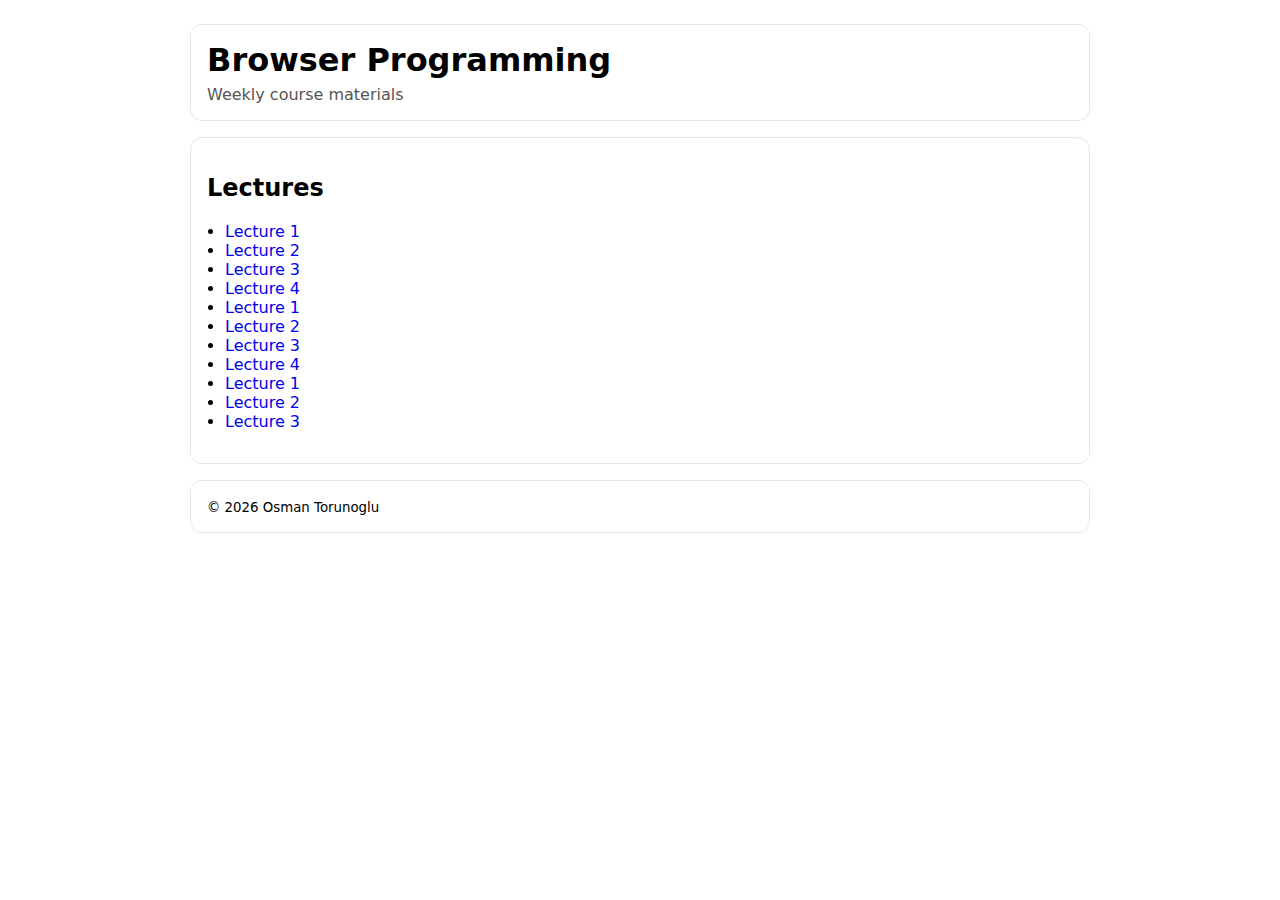
<file: index.html>
<!doctype html>
<html lang="en">
<head>
  <meta charset="utf-8" />
  <meta name="viewport" content="width=device-width, initial-scale=1" />
  <title>Browser Programming — Weekly Materials</title>
  <style>
    body { margin: 0; font-family: system-ui, -apple-system, Segoe UI, Roboto, Arial, sans-serif; }
    .container { max-width: 900px; margin: 0 auto; padding: 24px; }
    header, main, footer { border: 1px solid #e6e6e6; border-radius: 12px; padding: 16px; margin-bottom: 16px; }
    ul { padding-left: 18px; }
    a { text-decoration: none; }
    a:hover { text-decoration: underline; }
  </style>
</head>
<body>
  <div class="container">
    <header>
      <h1 style="margin:0;">Browser Programming</h1>
      <p style="margin:6px 0 0; color:#555;">Weekly course materials</p>
    </header>

    <main>
      <h2>Lectures</h2>
      <ul>
        <li><a href="./lecture-01-GitHub-basics/">Lecture 1</a></li>
        <li><a href="./lecture-02-semantic-html/">Lecture 2</a></li>
        <li><a href="./lecture-03-css-basics/">Lecture 3</a></li>
        <li><a href="./lecture-04-responsive/">Lecture 4</a></li>
        <li><a href="./lecture-05-dom-data/">Lecture 1</a></li>
        <li><a href="./lecture-06-async-js/">Lecture 2</a></li>
        <li><a href="./lecture-07-data-formats-api/">Lecture 3</a></li>
        <li><a href="./lecture-08-UI-frameworks/">Lecture 4</a></li>
        <li><a href="./lecture-09-backend-basics/">Lecture 1</a></li>
        <li><a href="./lecture-10-multilayer-web/">Lecture 2</a></li>
        <li><a href="./semester-project/">Lecture 3</a></li>
        <!-- Add more weeks as you create them -->
      </ul>
    </main>

    <footer>
      <small>&copy; <span id="year"></span> Osman Torunoglu</small>
    </footer>
  </div>

  <script>
    document.getElementById("year").textContent = new Date().getFullYear();
  </script>
</body>
</html>
</file>
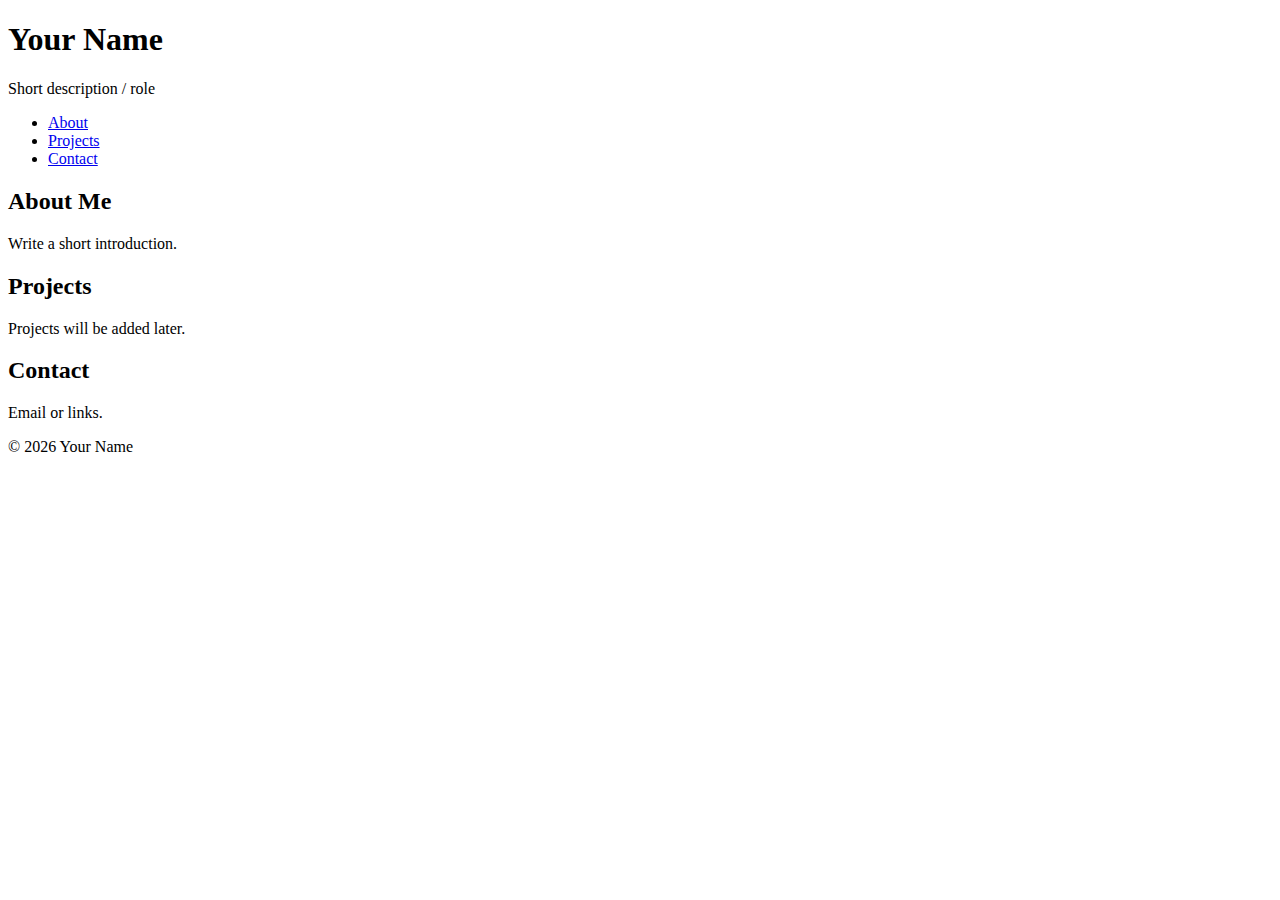
<file: lecture-02-semantic-html/index.html>
<!DOCTYPE html>
<html lang="en">
<head>
  <meta charset="UTF-8" />
  <title>My Portfolio</title>
</head>
<body>

  <header>
    <h1>Your Name</h1>
    <p>Short description / role</p>
  </header>

  <nav>
    <ul>
      <li><a href="#about">About</a></li>
      <li><a href="#projects">Projects</a></li>
      <li><a href="#contact">Contact</a></li>
    </ul>
  </nav>

  <main id="main">
    <section id="about">
      <h2>About Me</h2>
      <p>Write a short introduction.</p>
    </section>

    <section id="projects">
      <h2>Projects</h2>
      <p>Projects will be added later.</p>
    </section>

    <section id="contact">
      <h2>Contact</h2>
      <p>Email or links.</p>
    </section>
  </main>

  <footer>
    <p>© 2026 Your Name</p>
  </footer>

</body>
</html>
</file>
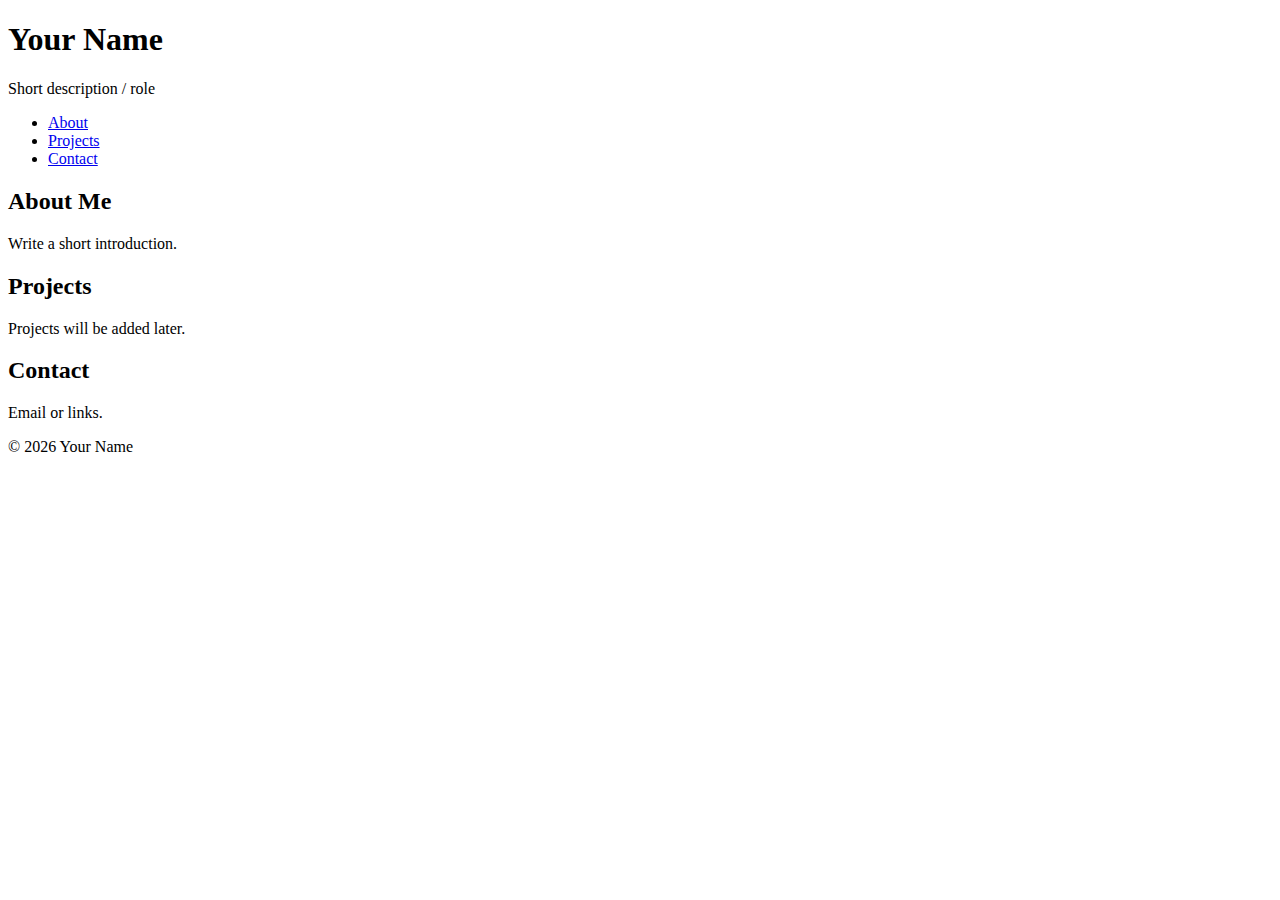
<file: lecture-03-css-basics/index.html>
<!DOCTYPE html>
<html lang="en">
<head>
  <meta charset="UTF-8" />
  <title>My Portfolio</title>
</head>
<body>

  <header>
    <h1>Your Name</h1>
    <p>Short description / role</p>
  </header>

  <nav>
    <ul>
      <li><a href="#about">About</a></li>
      <li><a href="#projects">Projects</a></li>
      <li><a href="#contact">Contact</a></li>
    </ul>
  </nav>

  <main id="main">
    <section id="about">
      <h2>About Me</h2>
      <p>Write a short introduction.</p>
    </section>

    <section id="projects">
      <h2>Projects</h2>
      <p>Projects will be added later.</p>
    </section>

    <section id="contact">
      <h2>Contact</h2>
      <p>Email or links.</p>
    </section>
  </main>

  <footer>
    <p>© 2026 Your Name</p>
  </footer>

</body>
</html>
</file>
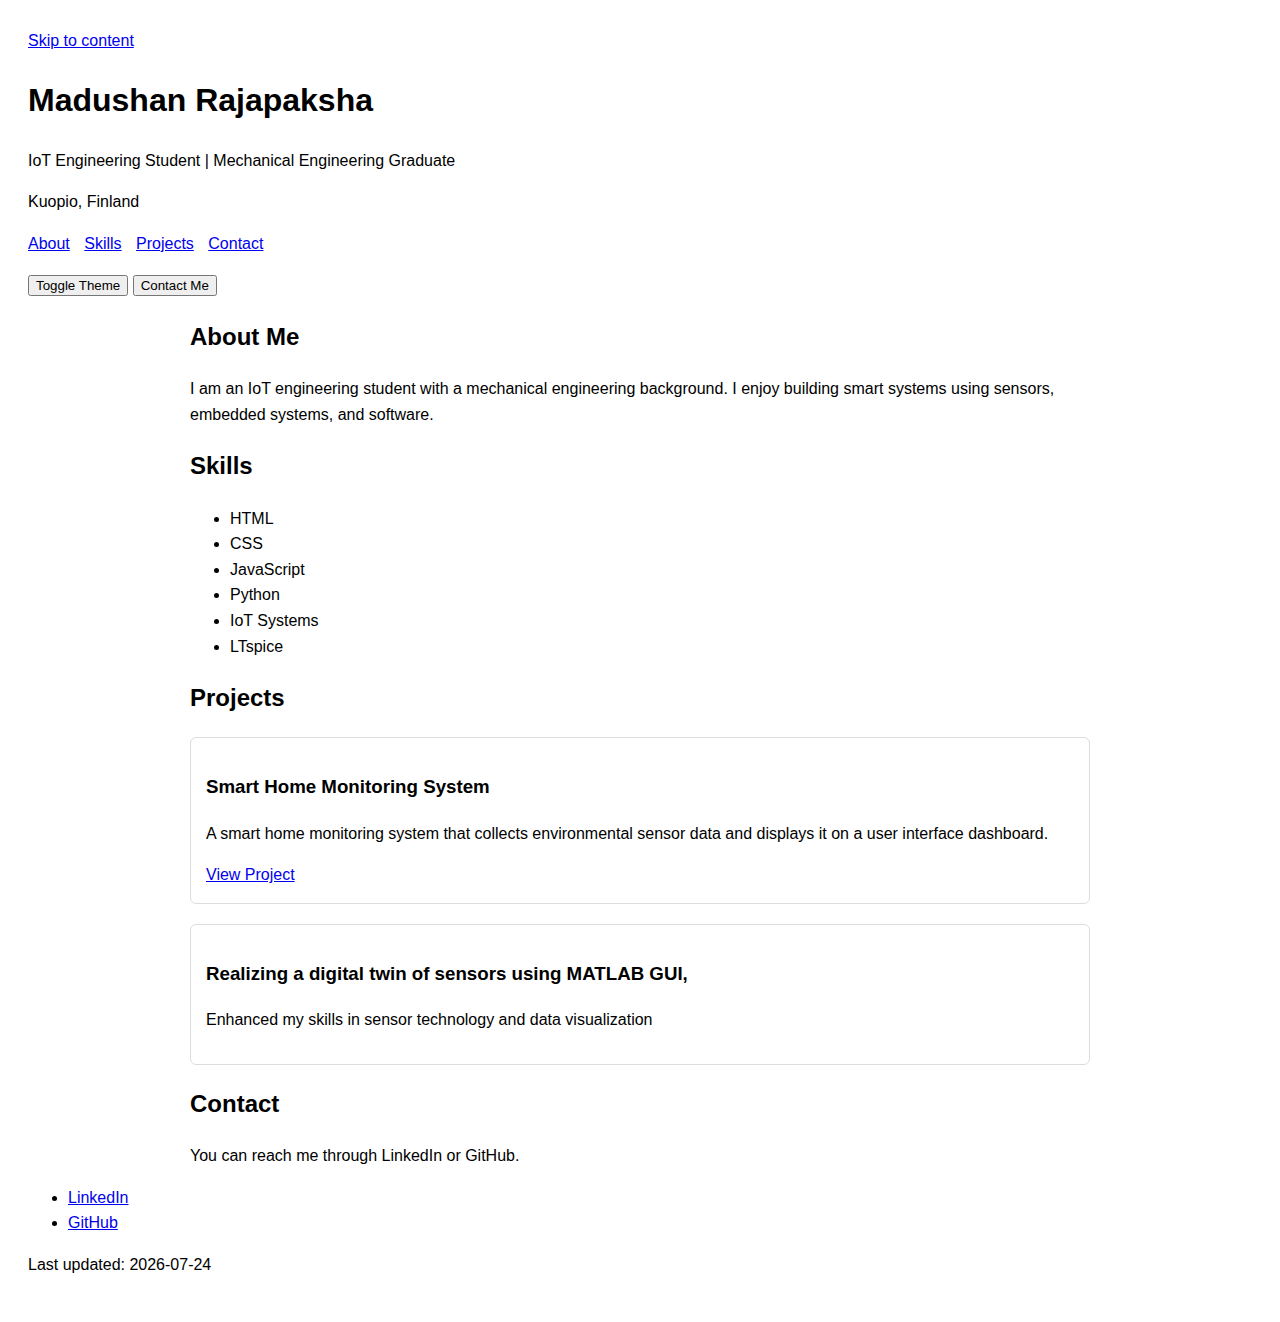
<file: lecture-04-responsive/index.html>
<!DOCTYPE html>
<html lang="en">
<head>
<meta charset="UTF-8">
<title>My Portfolio</title>
<link rel="stylesheet" href="style.css">
</head>

<body>

<a href="#main">Skip to content</a>

<header>
<h1>Madushan Rajapaksha</h1>
<p>IoT Engineering Student | Mechanical Engineering Graduate</p>
<p>Kuopio, Finland</p>
</header>

<nav>
<ul>
<li><a href="#about">About</a></li>
<li><a href="#skills">Skills</a></li>
<li><a href="#projects">Projects</a></li>
<li><a href="#contact">Contact</a></li>
</ul>
</nav>

<button id="themeBtn">Toggle Theme</button>
<button id="contactBtn">Contact Me</button>

<main id="main">

<section id="about">
<h2>About Me</h2>
<p>
I am an IoT engineering student with a mechanical engineering background.
I enjoy building smart systems using sensors, embedded systems, and software.
</p>
</section>

<!-- SKILLS SECTION -->
<section id="skills">
<h2>Skills</h2>

<ul class="skills-list">
<li>HTML</li>
<li>CSS</li>
<li>JavaScript</li>
<li>Python</li>
<li>IoT Systems</li>
<li>LTspice</li>
</ul>

</section>


<!-- PROJECTS SECTION -->
<section id="projects">

<h2>Projects</h2>

<article class="card">

<h3>Smart Home Monitoring System</h3>

<p>
A smart home monitoring system that collects environmental sensor data
and displays it on a user interface dashboard.
</p>

<a href="https://github.com/RVMR18/smart-home-controller" target="_blank">
View Project
</a>

</article>


<article class="card">

<h3>Realizing a digital twin of sensors using MATLAB GUI,</h3>

<p>
Enhanced my skills in sensor technology and data visualization 
</p>



</article>

</section>


<section id="contact">
<h2>Contact</h2>
<p>You can reach me through LinkedIn or GitHub.</p>
</section>

</main>

<footer>

<ul>
<li>
<a href="https://www.linkedin.com/in/madushan-rajapaksha-164563151/" target="_blank">LinkedIn</a>
</li>

<li>
<a href="https://github.com/RVMR18" target="_blank">GitHub</a>
</li>
</ul>

<p id="lastUpdated"></p>

</footer>

<script src="script.js"></script>

</body>
</html>
</file>
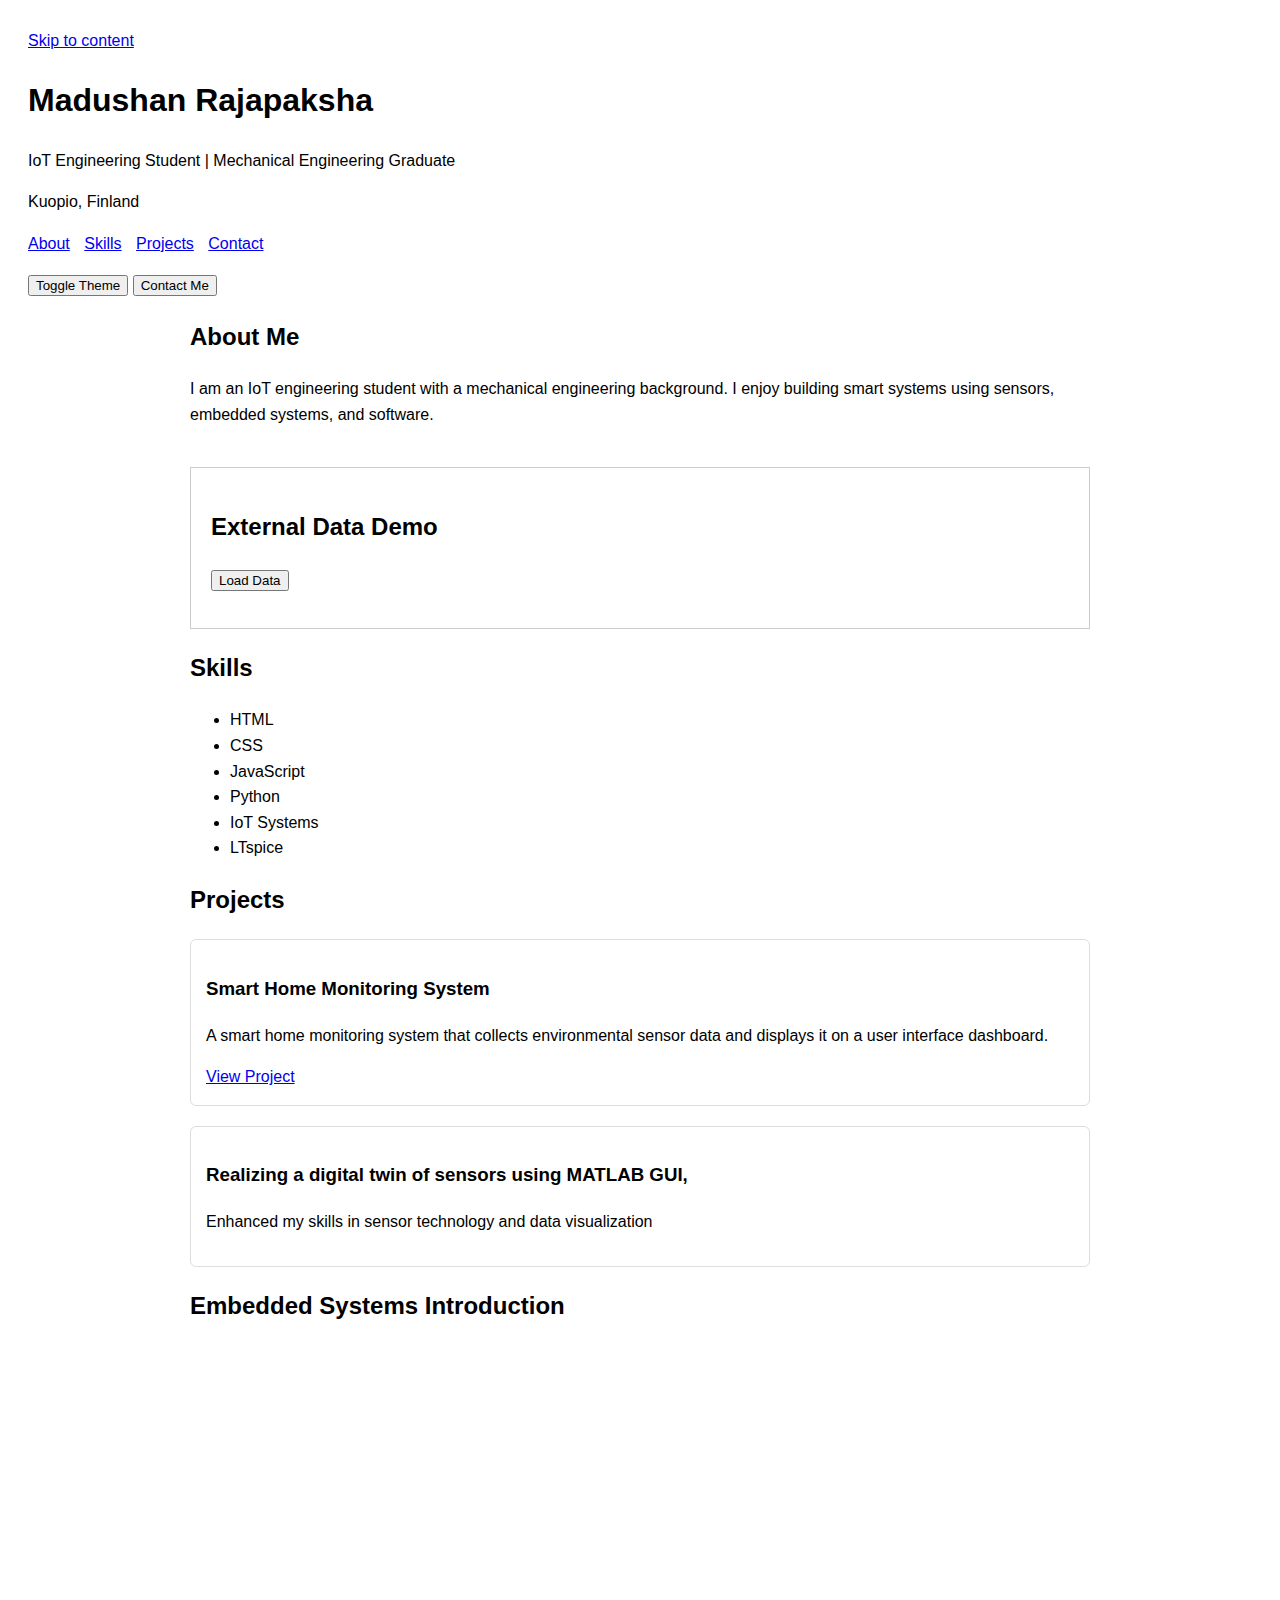
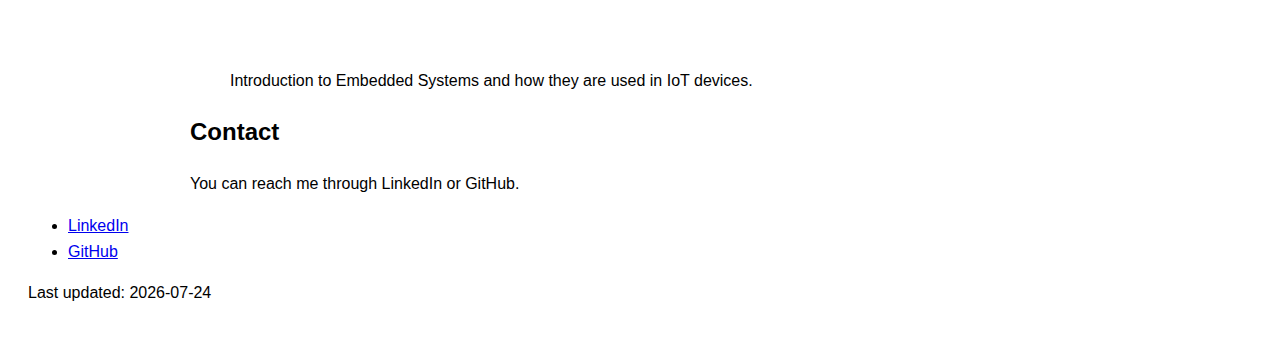
<file: lecture-06-async-js/index.html>
<!DOCTYPE html>
<html lang="en">
<head>
<meta charset="UTF-8">
<title>My Portfolio</title>
<link rel="stylesheet" href="style.css">
</head>

<body>

<a href="#main">Skip to content</a>

<header>
<h1>Madushan Rajapaksha</h1>
<p>IoT Engineering Student | Mechanical Engineering Graduate</p>
<p>Kuopio, Finland</p>
</header>

<nav>
<ul>
<li><a href="#about">About</a></li>
<li><a href="#skills">Skills</a></li>
<li><a href="#projects">Projects</a></li>
<li><a href="#contact">Contact</a></li>
</ul>
</nav>

<button id="themeBtn">Toggle Theme</button>
<button id="contactBtn">Contact Me</button>

<main id="main">

<section id="about">
<h2>About Me</h2>
<p>
I am an IoT engineering student with a mechanical engineering background.
I enjoy building smart systems using sensors, embedded systems, and software.
</p>
</section>

<section id="external-data">
<h2>External Data Demo</h2>

<button id="loadDataBtn">Load Data</button>

<p id="dataStatus"></p>

<ul id="userData"></ul>

</section>

<!-- SKILLS SECTION -->
<section id="skills">
<h2>Skills</h2>

<ul class="skills-list">
<li>HTML</li>
<li>CSS</li>
<li>JavaScript</li>
<li>Python</li>
<li>IoT Systems</li>
<li>LTspice</li>
</ul>

</section>


<!-- PROJECTS SECTION -->
<section id="projects">

<h2>Projects</h2>

<article class="card">

<h3>Smart Home Monitoring System</h3>

<p>
A smart home monitoring system that collects environmental sensor data
and displays it on a user interface dashboard.
</p>

<a href="https://github.com/RVMR18/smart-home-controller" target="_blank">
View Project
</a>

</article>


<article class="card">

<h3>Realizing a digital twin of sensors using MATLAB GUI,</h3>

<p>
Enhanced my skills in sensor technology and data visualization 
</p>



</article>

<section id="embedded-video">

<h2>Embedded Systems Introduction</h2>

<figure>

<iframe 
width="560" 
height="315" 
src="https://www.youtube.com/embed/QfgBTVno6Zg" 
title="Embedded Systems Basics"
allowfullscreen>
</iframe>

<figcaption>
Introduction to Embedded Systems and how they are used in IoT devices.
</figcaption>

</figure>

</section>

</section>


<section id="contact">
<h2>Contact</h2>
<p>You can reach me through LinkedIn or GitHub.</p>
</section>

</main>


<footer>

<ul>
<li>
<a href="https://www.linkedin.com/in/madushan-rajapaksha-164563151/" target="_blank">LinkedIn</a>
</li>

<li>
<a href="https://github.com/RVMR18" target="_blank">GitHub</a>
</li>
</ul>

<p id="lastUpdated"></p>

</footer>

<script src="script.js"></script>

</body>
</html>
</file>
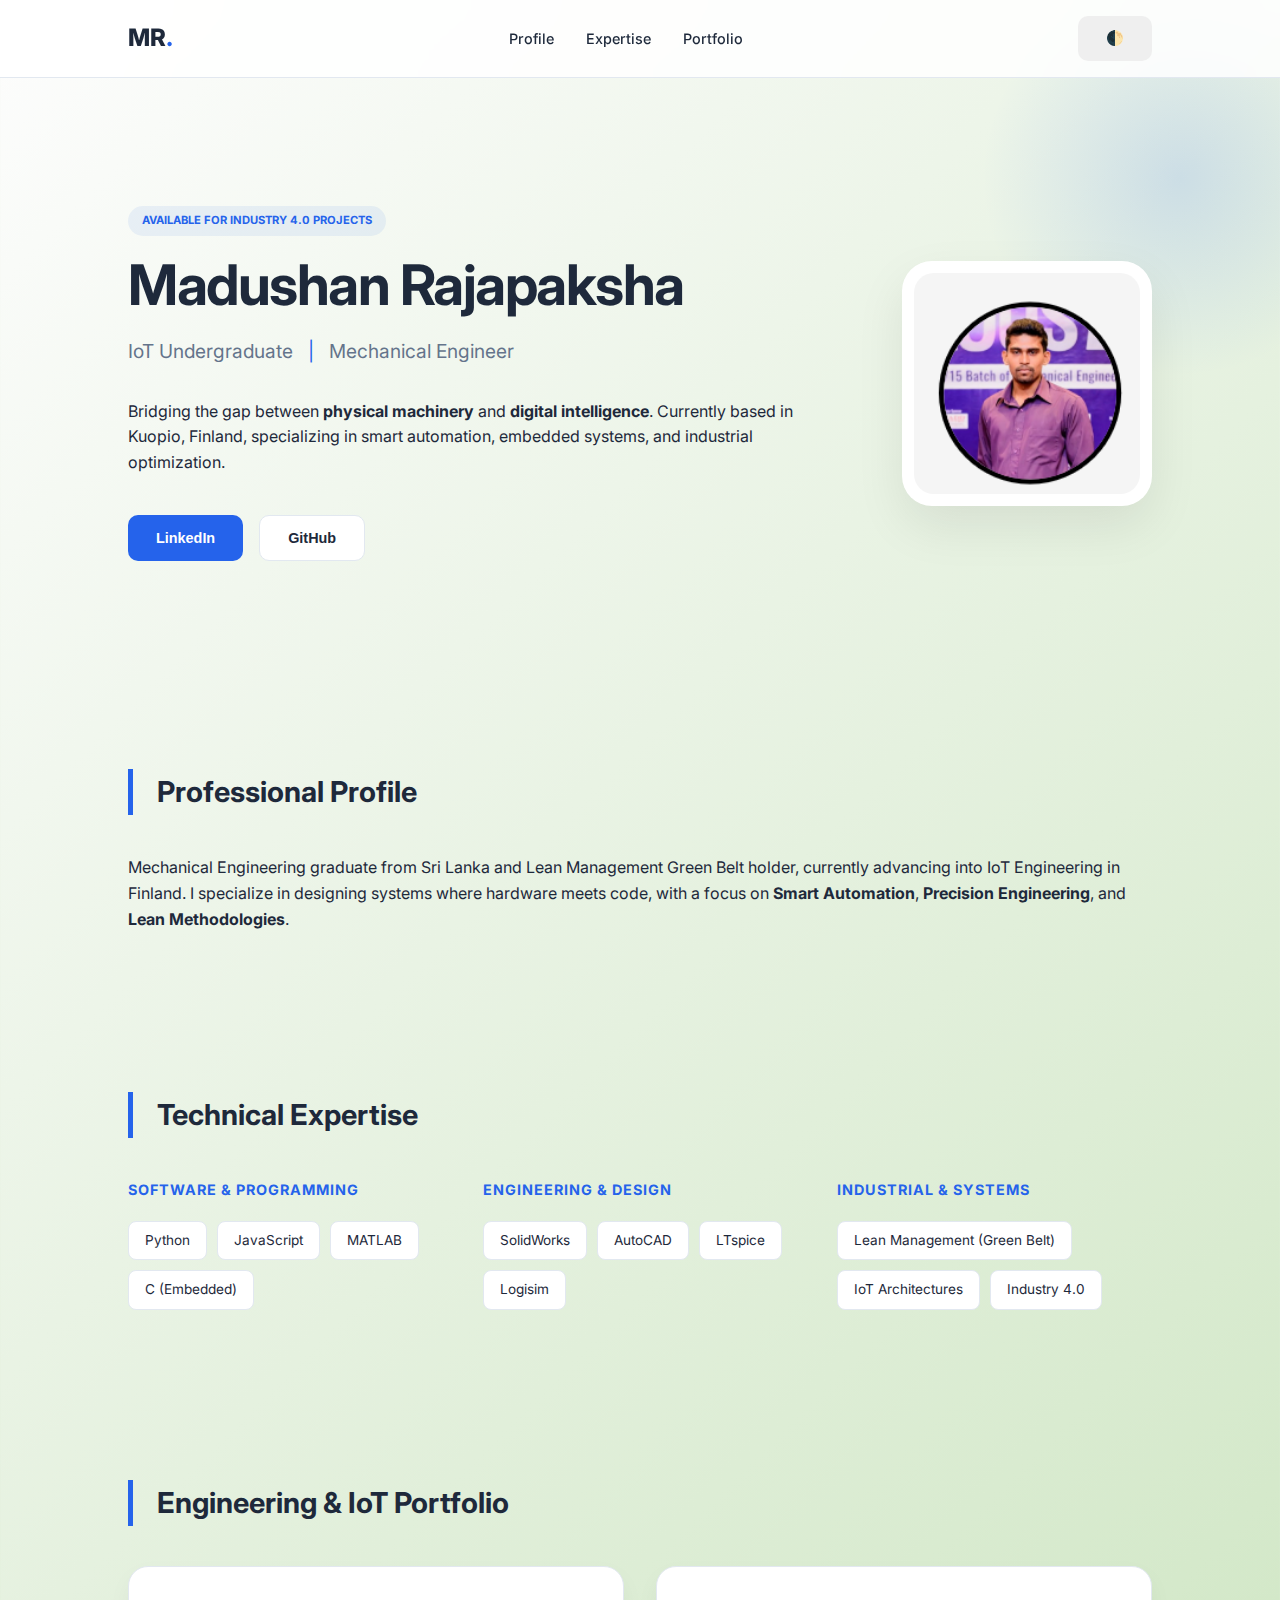
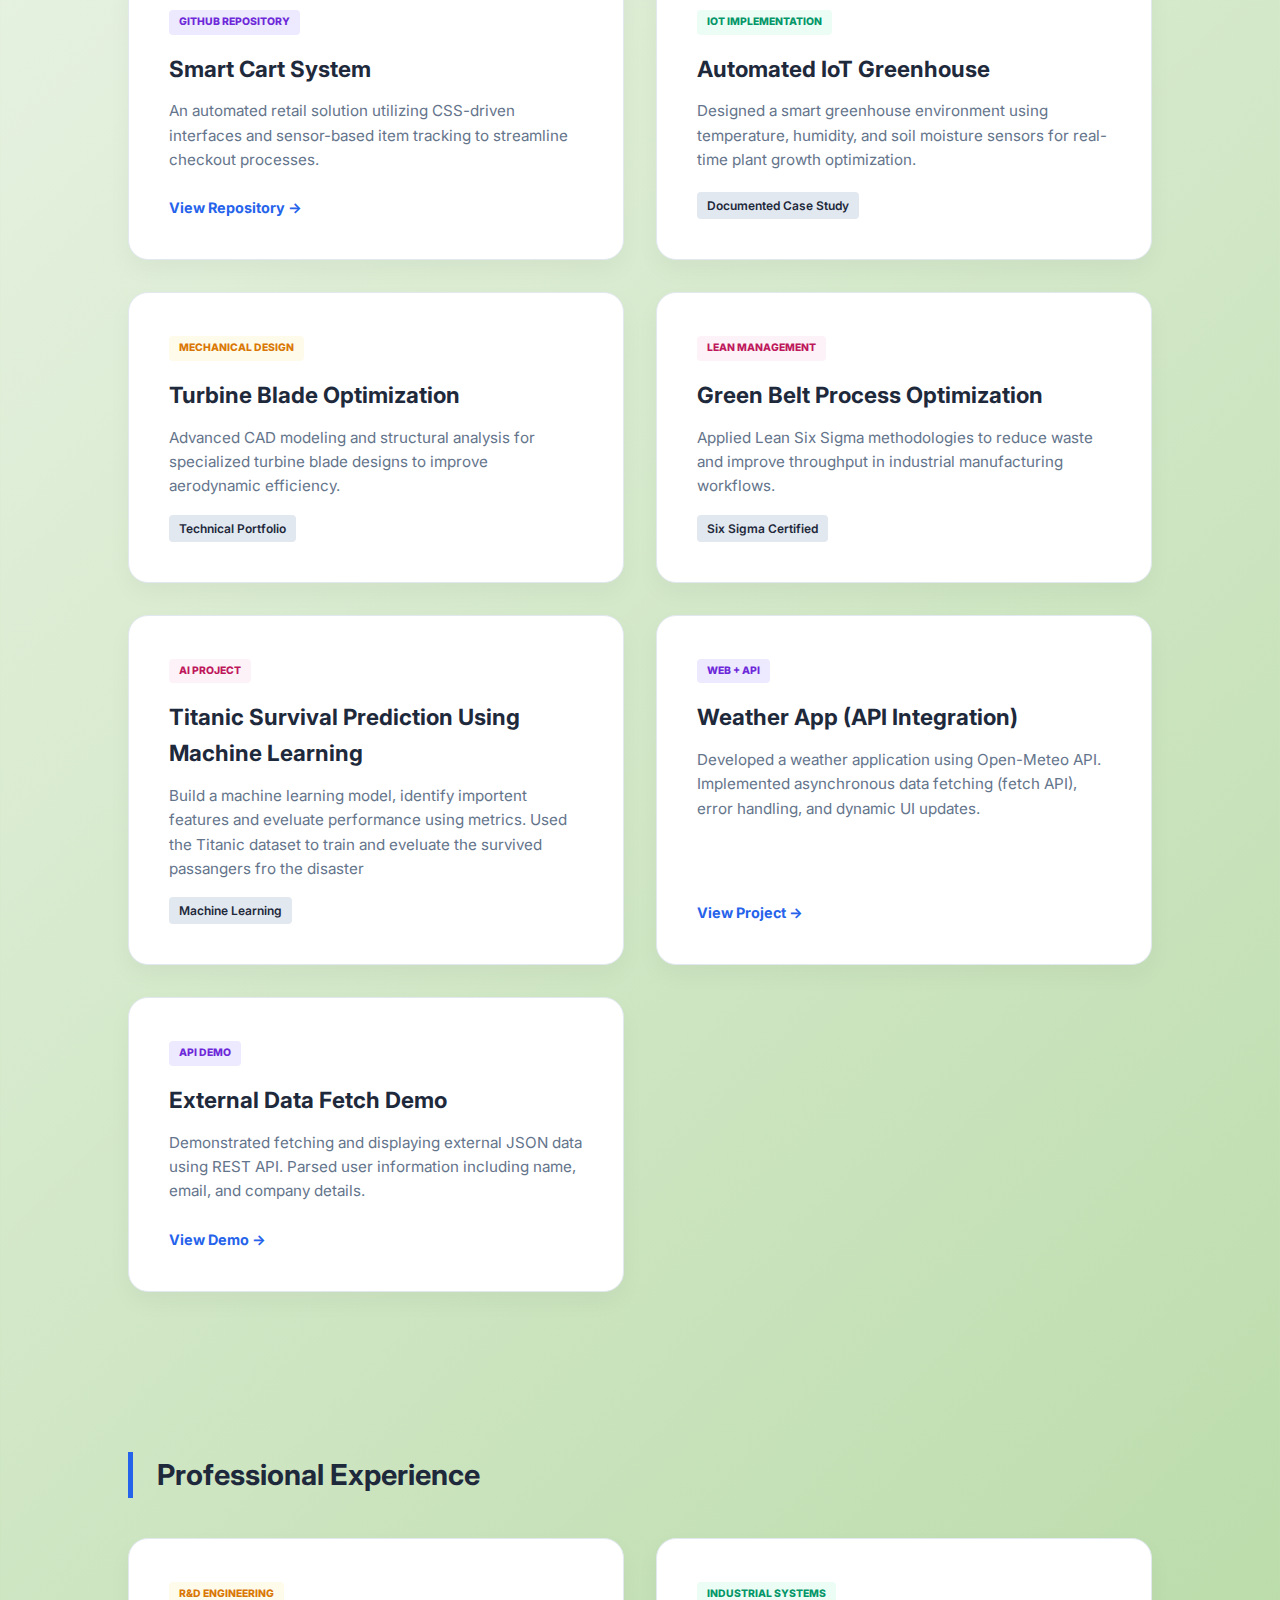
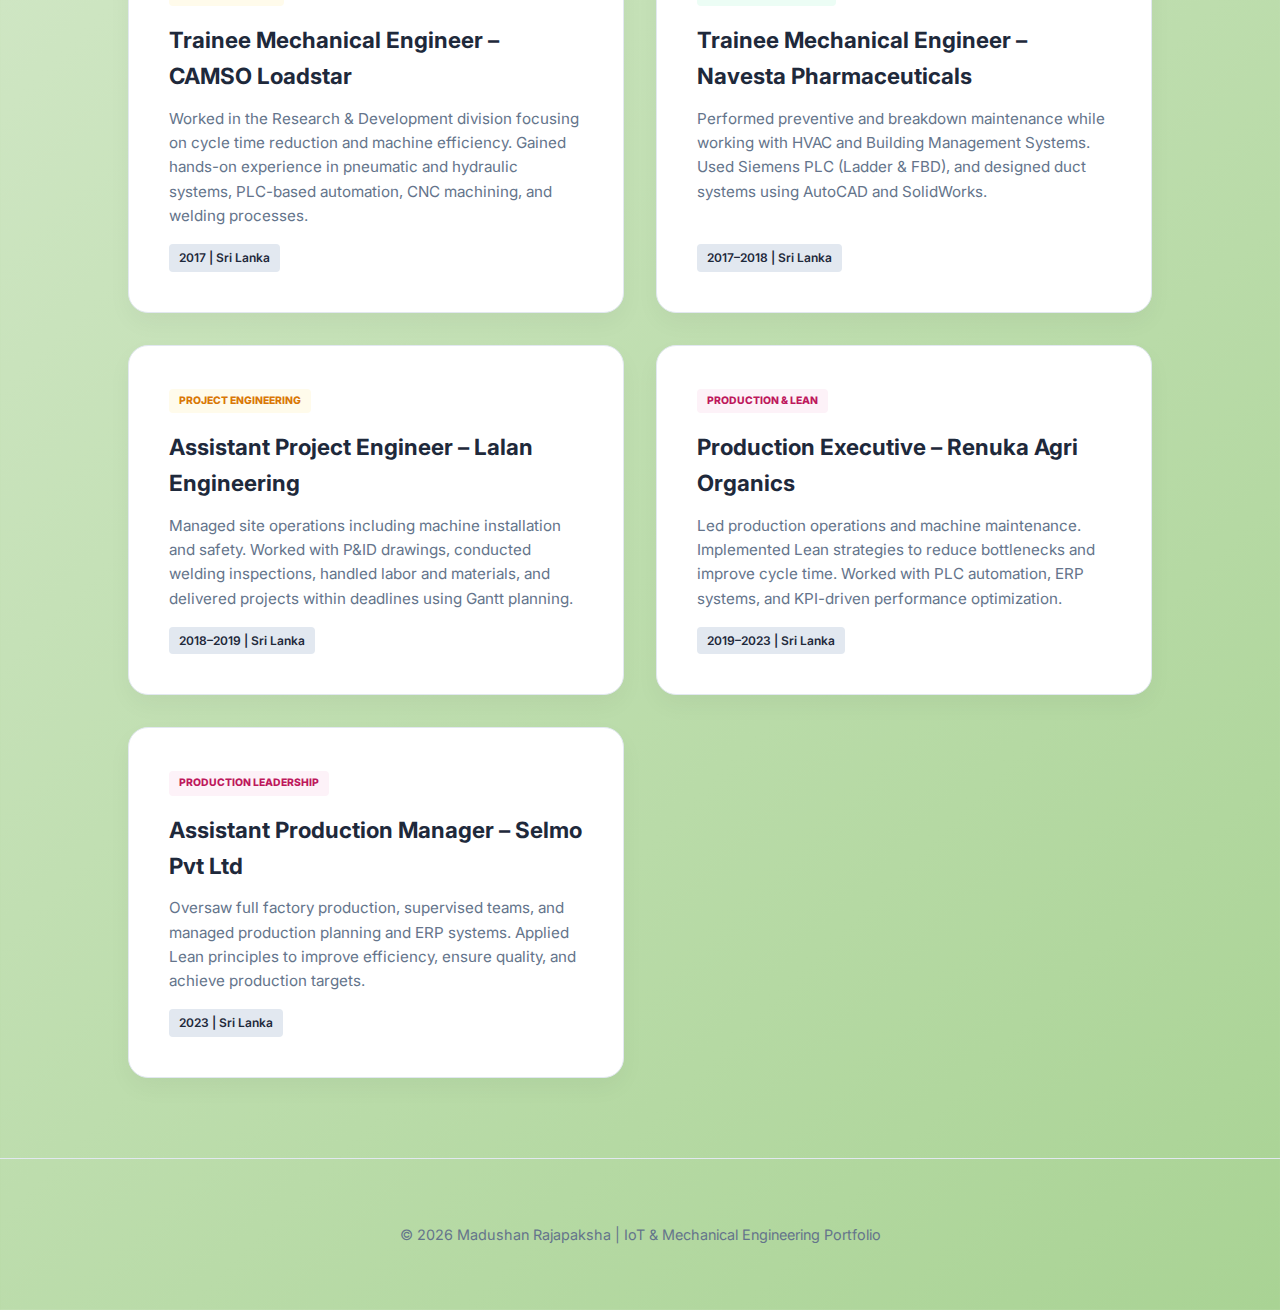
<file: lecture-08-UI-frameworks/index.html>
<!DOCTYPE html>
<html lang="en">
<head>
    <meta charset="UTF-8">
    <meta name="viewport" content="width=device-width, initial-scale=1.0">
    <title>Madushan Rajapaksha | IoT & Mechanical Engineer</title>
    <link rel="stylesheet" href="style.css">
    <link href="https://fonts.googleapis.com/css2?family=Inter:wght@300;400;600;800&display=swap" rel="stylesheet">
</head>
<body>

<nav class="navbar">
    <h2 class="logo">MR<span>.</span></h2>
    <ul>
        <li><a href="#profile">Profile</a></li>
        <li><a href="#expertise">Expertise</a></li>
        <li><a href="#portfolio">Portfolio</a></li>
    </ul>
    <button id="themeBtn" aria-label="Toggle Dark Mode">🌓</button>
</nav>

<header class="hero">
    <article class="hero-content">
        <mark class="badge">Available for Industry 4.0 Projects</mark>
        <h1>Madushan Rajapaksha</h1>
        <h3>IoT Undergraduate <span class="divider">|</span> Mechanical Engineer</h3>
        <p>
            Bridging the gap between <strong>physical machinery</strong> and <strong>digital intelligence</strong>. 
            Currently based in Kuopio, Finland, specializing in smart automation, embedded systems, and industrial optimization.
        </p>

        <nav class="cta-group">
            <button class="btn-primary" onclick="openLinkedIn()">LinkedIn</button>
            <button class="btn-secondary" onclick="openGitHub()">GitHub</button>
            
        </nav>
    </article>

    <figure class="hero-figure">
        <img src="profile.png" alt="Madushan Rajapaksha Professional Portrait">
    </figure>
</header>

<main>
    <section id="profile" class="content-section">
        <header class="section-title">
            <h2>Professional Profile</h2>
        </header>
        <p>
            Mechanical Engineering graduate from Sri Lanka and Lean Management Green Belt holder, currently advancing into IoT Engineering in Finland. 
            I specialize in designing systems where hardware meets code, with a focus on <strong>Smart Automation</strong>, <strong>Precision Engineering</strong>, and <strong>Lean Methodologies</strong>.
        </p>
    </section>

    <section id="expertise" class="content-section">
        <header class="section-title">
            <h2>Technical Expertise</h2>
        </header>
        <ul class="skills-list">
            <li class="skill-category">
                <h4>Software & Programming</h4>
                <p class="tags">
                    <span>Python</span> <span>JavaScript</span> <span>MATLAB</span> <span>C (Embedded)</span>
                </p>
            </li>
            <li class="skill-category">
                <h4>Engineering & Design</h4>
                <p class="tags">
                    <span>SolidWorks</span> <span>AutoCAD</span> <span>LTspice</span> <span>Logisim</span>
                </p>
            </li>
            <li class="skill-category">
                <h4>Industrial & Systems</h4>
                <p class="tags">
                    <span>Lean Management (Green Belt)</span> <span>IoT Architectures</span> <span>Industry 4.0</span>
                </p>
            </li>
        </ul>
    </section>

    <section id="portfolio" class="content-section">
        <header class="section-title">
            <h2>Engineering & IoT Portfolio</h2>
        </header>
        <div class="project-container">
            <article class="project-card">
                <header>
                    <span class="type-tag code">GitHub Repository</span>
                    <h3>Smart Cart System</h3>
                </header>
                <p>An automated retail solution utilizing CSS-driven interfaces and sensor-based item tracking to streamline checkout processes.</p>
                <a href="https://github.com/RVMR18/Smart-Cart-Project" target="_blank" class="project-link">View Repository →</a>
            </article>

            <article class="project-card">
                <header>
                    <span class="type-tag hardware">IoT Implementation</span>
                    <h3>Automated IoT Greenhouse</h3>
                </header>
                <p>Designed a smart greenhouse environment using temperature, humidity, and soil moisture sensors for real-time plant growth optimization.</p>
                <aside class="status-tag">Documented Case Study</aside>
            </article>

            <article class="project-card">
                <header>
                    <span class="type-tag mechanical">Mechanical Design</span>
                    <h3>Turbine Blade Optimization</h3>
                </header>
                <p>Advanced CAD modeling and structural analysis for specialized turbine blade designs to improve aerodynamic efficiency.</p>
                <aside class="status-tag">Technical Portfolio</aside>
            </article>

            <article class="project-card">
                <header>
                    <span class="type-tag lean">Lean Management</span>
                    <h3>Green Belt Process Optimization</h3>
                </header>
                <p>Applied Lean Six Sigma methodologies to reduce waste and improve throughput in industrial manufacturing workflows.</p>
                <aside class="status-tag">Six Sigma Certified</aside>
            </article>

            <article class="project-card">
                <header>
                    <span class="type-tag lean">AI Project</span>
                    <h3>Titanic Survival Prediction Using Machine Learning</h3>
                </header>
                <p>Build a machine learning model, identify importent features and eveluate performance using metrics. Used the Titanic dataset to train and eveluate the survived passangers fro the disaster</p>
                <aside class="status-tag">Machine Learning</aside>
            </article>

            <article class="project-card">
    <header>
        <span class="type-tag code">Web + API</span>
        <h3>Weather App (API Integration)</h3>
    </header>
    <p>
        Developed a weather application using Open-Meteo API. 
        Implemented asynchronous data fetching (fetch API), error handling, and dynamic UI updates.
    </p>
    <a href="weather.html" class="project-link">View Project →</a>
</article>

<article class="project-card">
    <header>
        <span class="type-tag code">API Demo</span>
        <h3>External Data Fetch Demo</h3>
    </header>
    <p>
        Demonstrated fetching and displaying external JSON data using REST API. 
        Parsed user information including name, email, and company details.
    </p>
    <a href="external.html" class="project-link">View Demo →</a>
</article>
        </div>
    </section>

<section id="experience" class="content-section">
    <header class="section-title">
        <h2>Professional Experience</h2>
    </header>

    <div class="project-container">

        <!-- CAMSO -->
        <article class="project-card">
            <header>
                <span class="type-tag mechanical">R&D Engineering</span>
                <h3>Trainee Mechanical Engineer – CAMSO Loadstar</h3>
            </header>
            <p>
                Worked in the Research & Development division focusing on cycle time reduction and machine efficiency. 
                Gained hands-on experience in pneumatic and hydraulic systems, PLC-based automation, CNC machining, and welding processes.
            </p>
            <aside class="status-tag">2017 | Sri Lanka</aside>
        </article>

        <!-- NAVESTA -->
        <article class="project-card">
            <header>
                <span class="type-tag hardware">Industrial Systems</span>
                <h3>Trainee Mechanical Engineer – Navesta Pharmaceuticals</h3>
            </header>
            <p>
                Performed preventive and breakdown maintenance while working with HVAC and Building Management Systems. 
                Used Siemens PLC (Ladder & FBD), and designed duct systems using AutoCAD and SolidWorks.
            </p>
            <aside class="status-tag">2017–2018 | Sri Lanka</aside>
        </article>

        <!-- LALAN -->
        <article class="project-card">
            <header>
                <span class="type-tag mechanical">Project Engineering</span>
                <h3>Assistant Project Engineer – Lalan Engineering</h3>
            </header>
            <p>
                Managed site operations including machine installation and safety. 
                Worked with P&ID drawings, conducted welding inspections, handled labor and materials, and delivered projects within deadlines using Gantt planning.
            </p>
            <aside class="status-tag">2018–2019 | Sri Lanka</aside>
        </article>

        <!-- RENUKA -->
        <article class="project-card">
            <header>
                <span class="type-tag lean">Production & Lean</span>
                <h3>Production Executive – Renuka Agri Organics</h3>
            </header>
            <p>
                Led production operations and machine maintenance. Implemented Lean strategies to reduce bottlenecks and improve cycle time. 
                Worked with PLC automation, ERP systems, and KPI-driven performance optimization.
            </p>
            <aside class="status-tag">2019–2023 | Sri Lanka</aside>
        </article>

        <!-- SELMO -->
        <article class="project-card">
            <header>
                <span class="type-tag lean">Production Leadership</span>
                <h3>Assistant Production Manager – Selmo Pvt Ltd</h3>
            </header>
            <p>
                Oversaw full factory production, supervised teams, and managed production planning and ERP systems. 
                Applied Lean principles to improve efficiency, ensure quality, and achieve production targets.
            </p>
            <aside class="status-tag">2023 | Sri Lanka</aside>
        </article>

    </div>
</section>


</main>

<footer class="main-footer">
    <p>© 2026 Madushan Rajapaksha | IoT & Mechanical Engineering Portfolio</p>
</footer>

<script src="script.js"></script>
</body>
</html>
</file>
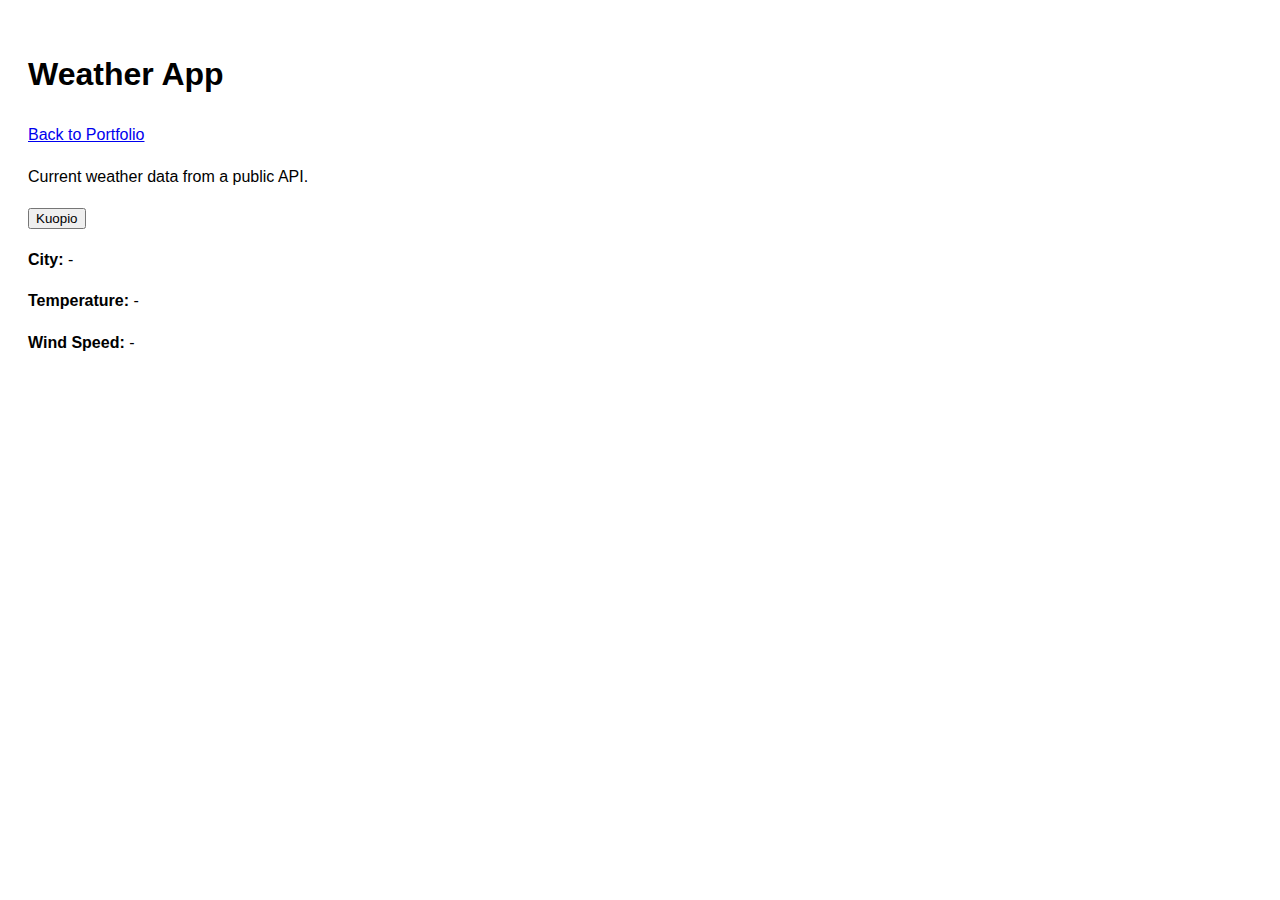
<file: lecture-07-data-formats-api/weather.html>
<!DOCTYPE html>
<html lang="en">
<head>
    <meta charset="UTF-8">
    <title>Weather App</title>
    <link rel="stylesheet" href="exercise.css">
</head>
<body>

    <h1>Weather App</h1>

    <nav>
        <a href="index.html">Back to Portfolio</a>
    </nav>

    <p>Current weather data from a public API.</p>

    <button id="btnKuopio">Kuopio</button>

    <div id="weatherBox">
        <p><strong>City:</strong> <span id="city">-</span></p>
        <p><strong>Temperature:</strong> <span id="temperature">-</span></p>
        <p><strong>Wind Speed:</strong> <span id="wind">-</span></p>
    </div>

    <pre id="output"></pre>

    <script src="weather.js"></script>
</body>
</html>
</file>
<file: lecture-04-responsive/style.css>
body{
font-family: Arial, sans-serif;
line-height: 1.6;
background: white;
color: black;
padding:20px;
}

.dark{
background:black;
color:white;
}

/* Skills */

.skills-container{
display:flex;
flex-wrap:wrap;
gap:10px;
}

.skill-card{
border:1px solid #ccc;
padding:10px 15px;
border-radius:6px;
background:#f5f5f5;
}

/* Cards */

.card{
border:1px solid #ddd;
padding:15px;
margin-bottom:20px;
border-radius:6px;
}

/* Layout */

main{
max-width:900px;
margin:auto;
}

nav ul{
list-style:none;
padding:0;
}

nav li{
display:inline-block;
margin-right:10px;
}
</file>
<file: lecture-06-async-js/style.css>
body{
font-family: Arial, sans-serif;
line-height: 1.6;
background: white;
color: black;
padding:20px;
}

.dark{
background:black;
color:white;
}

/* Skills */

.skills-container{
display:flex;
flex-wrap:wrap;
gap:10px;
}

.skill-card{
border:1px solid #ccc;
padding:10px 15px;
border-radius:6px;
background:#f5f5f5;
}

/* Cards */

.card{
border:1px solid #ddd;
padding:15px;
margin-bottom:20px;
border-radius:6px;
}

iframe{
max-width:100%;
border:none;
}

/* Layout */

main{
max-width:900px;
margin:auto;
}

nav ul{
list-style:none;
padding:0;
}

nav li{
display:inline-block;
margin-right:10px;
}

#external-data{
margin-top:40px;
padding:20px;
border:1px solid #ccc;
}

#external-data ul{
list-style:none;
padding:0;
}
</file>
<file: lecture-08-UI-frameworks/style.css>
:root {
    --primary: #2563eb;
    --bg: #fdfdfd;
    --text-main: #1e293b;
    --text-muted: #64748b;
    --card-bg: #ffffff;
    --border: #e2e8f0;
    --nav-glass: rgba(255, 255, 255, 0.85);

    /* Tags */
    --code-tag: #6d28d9;
    --hw-tag: #059669;
    --mech-tag: #d97706;
    --lean-tag: #be185d;
}

body.dark {
    --primary: #60a5fa;
    --bg: #0f172a;
    --text-main: #f1f5f9;
    --text-muted: #94a3b8;
    --card-bg: #1e293b;
    --border: #334155;
    --nav-glass: rgba(15, 23, 42, 0.85);
}

/* RESET */
* {
    box-sizing: border-box;
    margin: 0;
    padding: 0;
}

/* BODY */
body {
    font-family: 'Inter', sans-serif;
    background: linear-gradient(135deg, var(--bg), #a9d394);
    color: var(--text-main);
    line-height: 1.6;
    transition: background 0.3s ease;
}

body.dark {
    background: linear-gradient(135deg, #0f172a, #020617);
}

/* NAVBAR */
.navbar {
    display: flex;
    justify-content: space-between;
    align-items: center;
    padding: 1rem 10%;
    position: sticky;
    top: 0;
    background: var(--nav-glass);
    backdrop-filter: blur(12px);
    border-bottom: 1px solid var(--border);
    z-index: 100;
}

.logo {
    font-size: 1.5rem;
    font-weight: 800;
}
.logo span {
    color: var(--primary);
}

.navbar ul {
    display: flex;
    list-style: none;
    gap: 2rem;
}

.navbar a {
    text-decoration: none;
    color: var(--text-main);
    font-weight: 500;
    font-size: 0.9rem;
    transition: color 0.2s;
}
.navbar a:hover {
    color: var(--primary);
}

/* HERO */
.hero {
    display: flex;
    align-items: center;
    padding: 8rem 10%;
    gap: 4rem;
    max-width: 1300px;
    margin: 0 auto;
    position: relative;
}

/* Glow effect */
.hero::before {
    content: "";
    position: absolute;
    width: 400px;
    height: 400px;
    background: radial-gradient(circle, rgba(37,99,235,0.15), transparent 70%);
    top: -100px;
    right: -100px;
    z-index: -1;
}

.hero-content {
    flex: 1;
}

.badge {
    background: rgba(37, 99, 235, 0.08);
    color: var(--primary);
    padding: 6px 14px;
    border-radius: 20px;
    font-size: 0.7rem;
    font-weight: 700;
    text-transform: uppercase;
    display: inline-block;
}

.hero h1 {
    font-size: 3.5rem;
    margin: 1.2rem 0;
    letter-spacing: -1.5px;
    line-height: 1.1;
}

.hero h3 {
    color: var(--text-muted);
    font-weight: 400;
    margin-bottom: 2rem;
    font-size: 1.2rem;
}

.divider {
    color: var(--primary);
    margin: 0 10px;
}

/* IMAGE */
.hero-figure {
    flex-shrink: 0;
    width: 250px;
    background: var(--card-bg);
    padding: 12px;
    border-radius: 30px;
    box-shadow: 0 20px 50px rgba(0,0,0,0.08);
}

.hero-figure img {
    width: 100%;
    border-radius: 20px;
    display: block;
}

/* SECTIONS */
.content-section {
    padding: 5rem 10%;
    max-width: 1300px;
    margin: 0 auto;
}

.section-title h2 {
    font-size: 1.8rem;
    margin-bottom: 2.5rem;
    border-left: 5px solid var(--primary);
    padding-left: 1.5rem;
}

/* SKILLS */
.skills-list {
    display: grid;
    grid-template-columns: repeat(auto-fit, minmax(280px, 1fr));
    gap: 2.5rem;
    list-style: none;
}

.skill-category h4 {
    margin-bottom: 1.2rem;
    font-size: 0.9rem;
    text-transform: uppercase;
    letter-spacing: 1px;
    color: var(--primary);
}

.tags span {
    display: inline-block;
    background: var(--card-bg);
    border: 1px solid var(--border);
    padding: 8px 16px;
    border-radius: 8px;
    font-size: 0.85rem;
    margin: 0 6px 10px 0;
}

/* PROJECT + EXPERIENCE CARDS */
.project-container {
    display: grid;
    grid-template-columns: 1fr 1fr;
    gap: 2rem;
}

.project-card {
    background: var(--card-bg);
    border: 1px solid var(--border);
    padding: 2.5rem;
    border-radius: 20px;
    display: flex;
    flex-direction: column;
    transition: 0.4s cubic-bezier(0.175, 0.885, 0.32, 1.275);
    box-shadow: 0 10px 25px rgba(0,0,0,0.04);
}

.project-card:hover {
    border-color: var(--primary);
    transform: translateY(-8px);
    box-shadow: 0 20px 40px rgba(37, 99, 235, 0.15);
}

.project-card h3 {
    margin-bottom: 0.8rem;
    font-size: 1.4rem;
}

.project-card p {
    flex-grow: 1;
    color: var(--text-muted);
    font-size: 0.95rem;
}

.project-link {
    color: var(--primary);
    text-decoration: none;
    font-weight: 700;
    font-size: 0.9rem;
    margin-top: 1.5rem;
    display: block;
}

/* TAGS */
.type-tag {
    font-size: 0.65rem;
    font-weight: 800;
    text-transform: uppercase;
    padding: 4px 10px;
    border-radius: 4px;
    margin-bottom: 1rem;
    display: inline-block;
}

.type-tag.code { background: #ede9fe; color: var(--code-tag); }
.type-tag.hardware { background: #ecfdf5; color: var(--hw-tag); }
.type-tag.mechanical { background: #fffbeb; color: var(--mech-tag); }
.type-tag.lean { background: #fdf2f8; color: var(--lean-tag); }

/* STATUS */
.status-tag {
    display: inline-block;
    margin-top: 1rem;
    font-size: 0.75rem;
    background: var(--border);
    color: var(--text-main);
    padding: 4px 10px;
    border-radius: 4px;
    font-weight: 600;
    align-self: flex-start;
}

/* BUTTONS */
.cta-group {
    display: flex;
    gap: 1rem;
    margin-top: 2.5rem;
}

button {
    padding: 14px 28px;
    border-radius: 10px;
    border: none;
    cursor: pointer;
    font-weight: 700;
    font-size: 0.9rem;
    transition: 0.3s;
}

.btn-primary {
    background: var(--primary);
    color: white;
}

.btn-secondary {
    background: var(--card-bg);
    color: var(--text-main);
    border: 1px solid var(--border);
}

.btn-outline {
    background: transparent;
    color: var(--text-main);
    border: 1px solid var(--border);
}

button:hover {
    filter: brightness(1.1);
    transform: translateY(-3px);
}

/* FOOTER */
.main-footer {
    text-align: center;
    padding: 4rem 10%;
    border-top: 1px solid var(--border);
    color: var(--text-muted);
    font-size: 0.9rem;
}

/* MOBILE */
@media (max-width: 950px) {
    .hero {
        flex-direction: column;
        text-align: center;
        padding-top: 5rem;
    }

    .hero-figure {
        width: 280px;
    }

    .project-container {
        grid-template-columns: 1fr;
    }

    .cta-group {
        justify-content: center;
    }
}
</file>
<file: lecture-07-data-formats-api/exercise.css>
body{
font-family: Arial, sans-serif;
line-height: 1.6;
background: white;
color: black;
padding:20px;
}

.dark{
background:black;
color:white;
}

/* Skills */

.skills-container{
display:flex;
flex-wrap:wrap;
gap:10px;
}

.skill-card{
border:1px solid #ccc;
padding:10px 15px;
border-radius:6px;
background:#f5f5f5;
}

/* Cards */

.card{
border:1px solid #ddd;
padding:15px;
margin-bottom:20px;
border-radius:6px;
}

iframe{
max-width:100%;
border:none;
}

/* Layout */

main{
max-width:900px;
margin:auto;
}

nav ul{
list-style:none;
padding:0;
}

nav li{
display:inline-block;
margin-right:10px;
}

#external-data{
margin-top:40px;
padding:20px;
border:1px solid #ccc;
}

#external-data ul{
list-style:none;
padding:0;
}
.cold {
    background-color: #d0e7ff;
}

.mild {
    background-color: #fff3cd;
}
</file>
